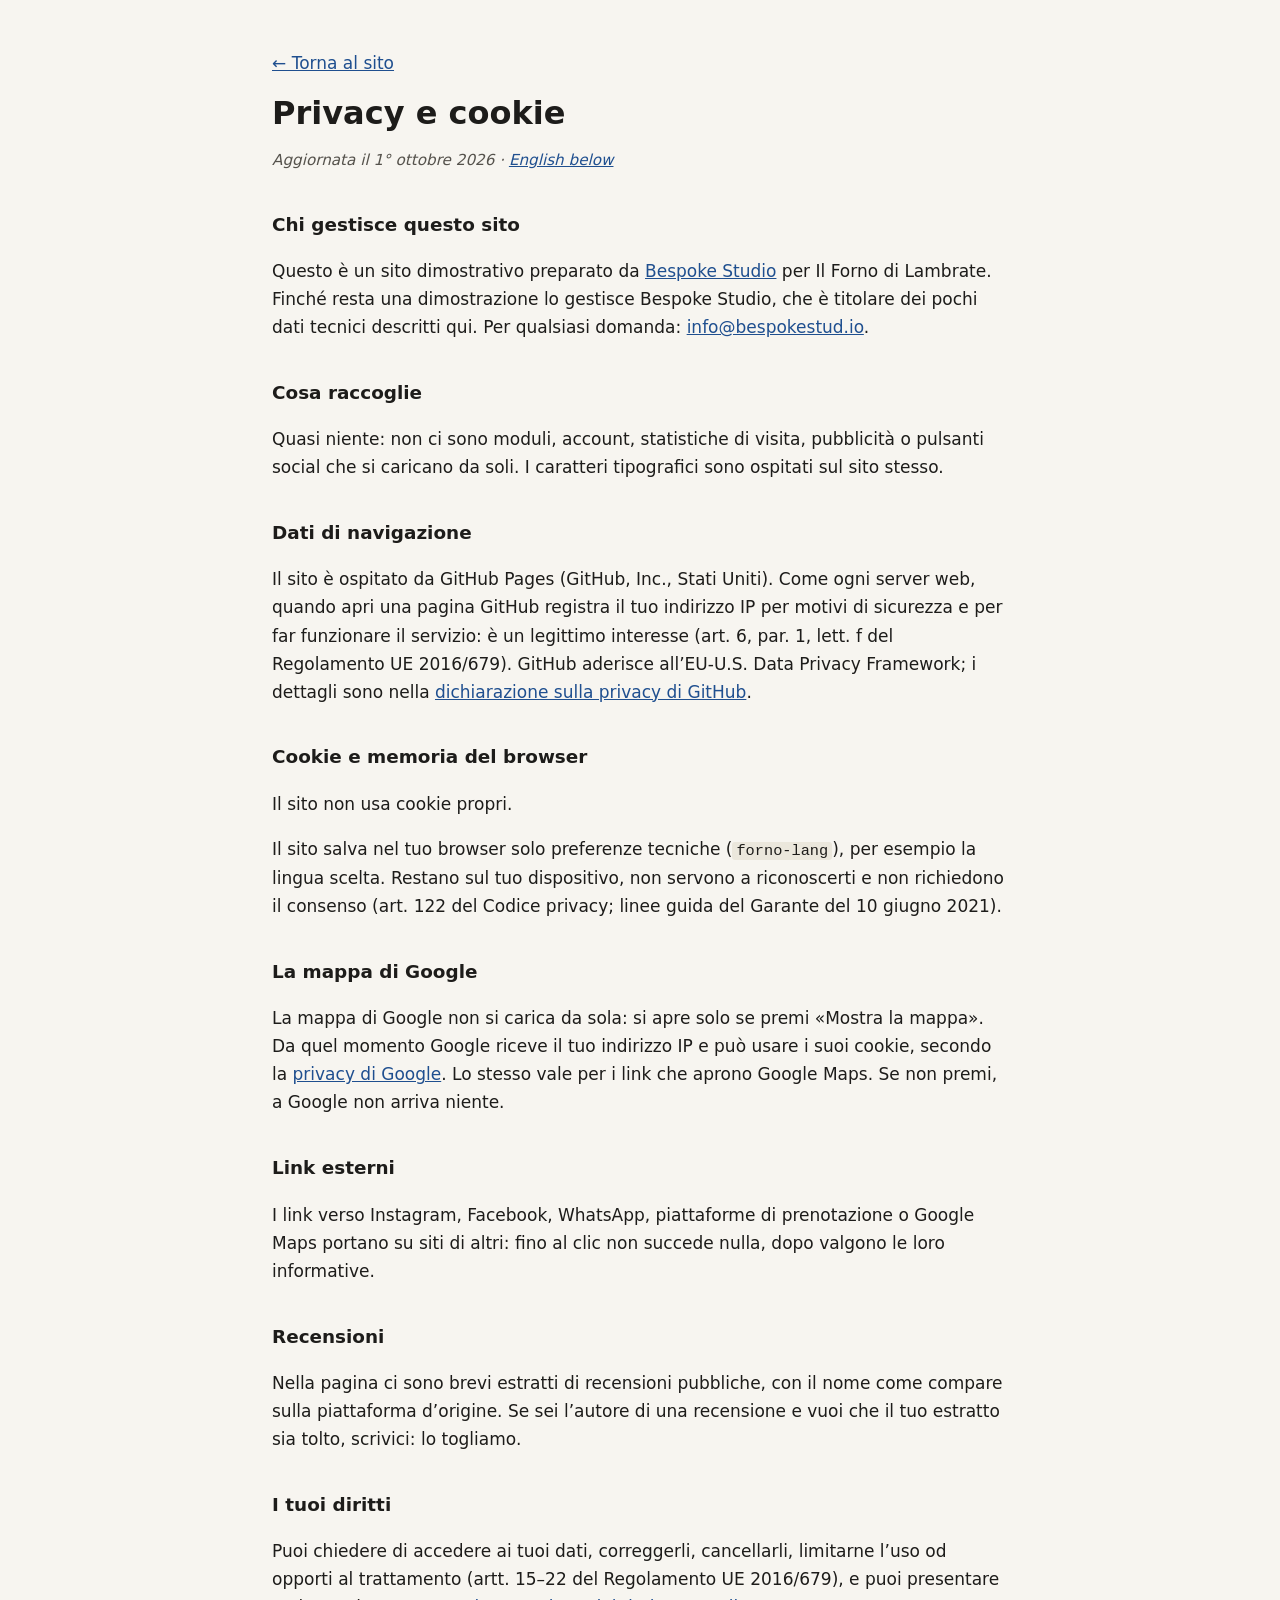
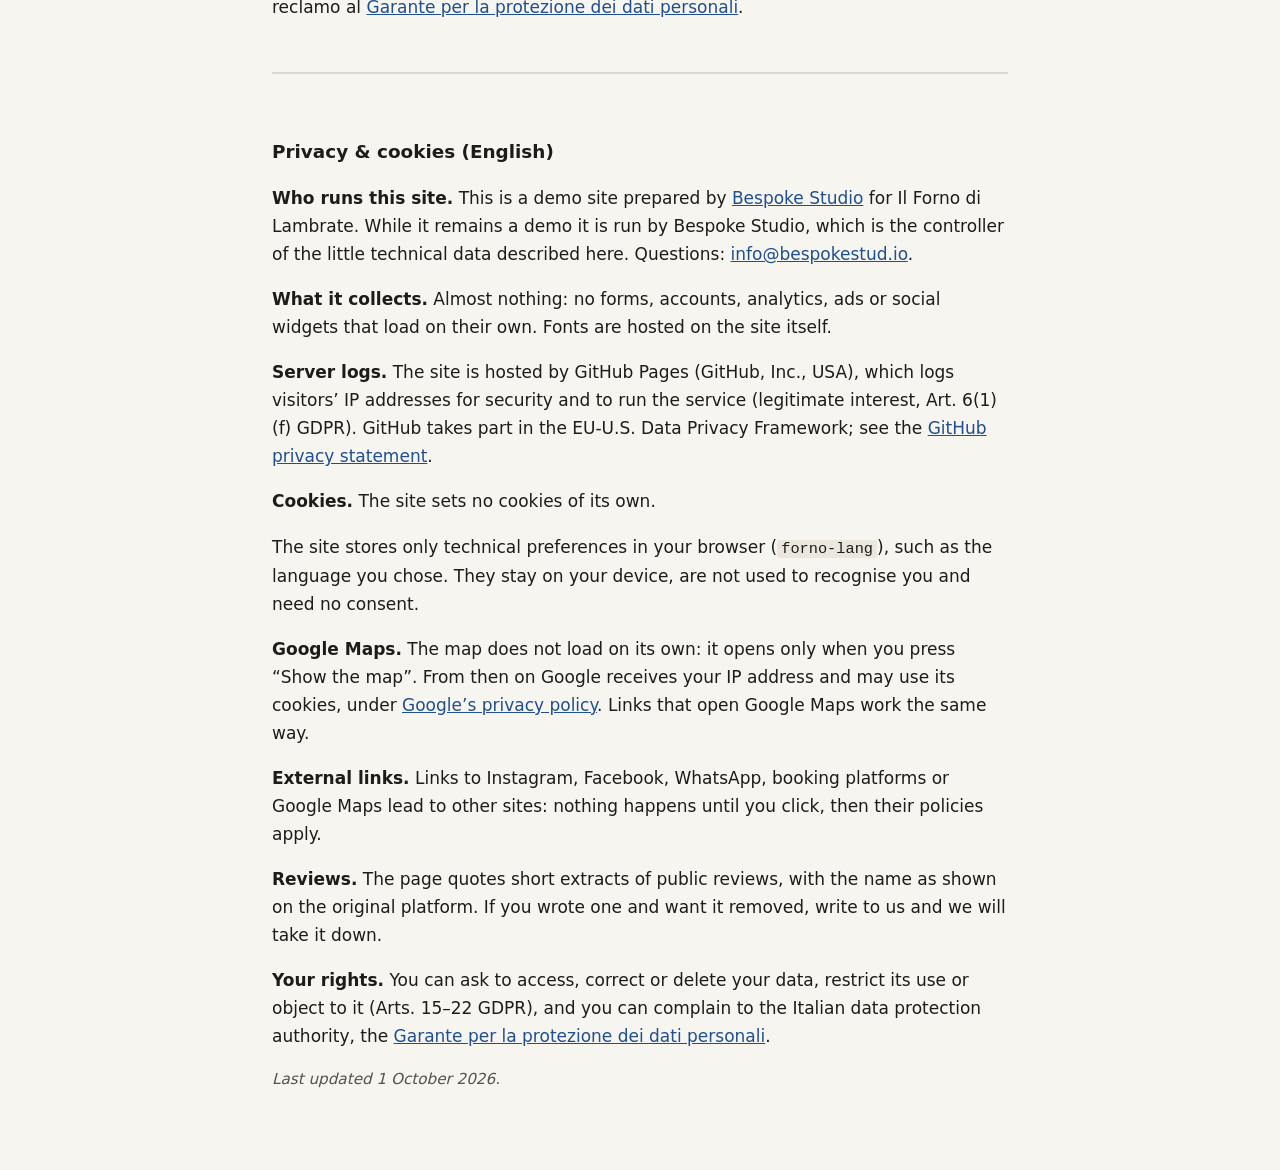
<file: privacy.html>
<!DOCTYPE html>
<html lang="it">
<head>
  <meta charset="UTF-8">
  <meta name="viewport" content="width=device-width, initial-scale=1.0">
  <meta name="robots" content="noindex">
  <title>Privacy e cookie · Il Forno di Lambrate</title>
  <meta name="description" content="Informativa privacy e cookie del sito Il Forno di Lambrate.">
  <style>
    body { margin: 0; background: #f7f5f0; color: #1d1c1a; font: 17px/1.65 system-ui, -apple-system, "Segoe UI", Roboto, sans-serif; }
    main { max-width: 46rem; margin: 0 auto; padding: 32px 20px 64px; }
    h1 { font-size: 2rem; line-height: 1.2; margin: 0.4em 0 0.2em; }
    h2 { font-size: 1.15rem; margin: 2em 0 0.4em; }
    a { color: #1f4f8f; }
    .data { color: #55524c; font-style: italic; font-size: 0.95rem; }
    .en { margin-top: 3em; padding-top: 1.5em; border-top: 2px solid #ddd8cc; }
    code { font-size: 0.9em; background: #ebe7dc; padding: 0 4px; border-radius: 3px; }
  </style>
</head>
<body>
<main>
  <p><a href="index.html">← Torna al sito</a></p>
  <h1>Privacy e cookie</h1>
  <p class="data">Aggiornata il 1° ottobre 2026 · <a href="#english" lang="en">English below</a></p>
  <h2>Chi gestisce questo sito</h2>
  <p>Questo è un sito dimostrativo preparato da <a href="https://bespokestud.io" rel="noopener">Bespoke Studio</a> per Il Forno di Lambrate. Finché resta una dimostrazione lo gestisce Bespoke Studio, che è titolare dei pochi dati tecnici descritti qui. Per qualsiasi domanda: <a href="mailto:info@bespokestud.io">info@bespokestud.io</a>.</p>
  <h2>Cosa raccoglie</h2>
  <p>Quasi niente: non ci sono moduli, account, statistiche di visita, pubblicità o pulsanti social che si caricano da soli. I caratteri tipografici sono ospitati sul sito stesso.</p>
  <h2>Dati di navigazione</h2>
  <p>Il sito è ospitato da GitHub Pages (GitHub, Inc., Stati Uniti). Come ogni server web, quando apri una pagina GitHub registra il tuo indirizzo IP per motivi di sicurezza e per far funzionare il servizio: è un legittimo interesse (art. 6, par. 1, lett. f del Regolamento UE 2016/679). GitHub aderisce all’EU-U.S. Data Privacy Framework; i dettagli sono nella <a href="https://docs.github.com/site-policy/privacy-policies/github-general-privacy-statement" rel="noopener">dichiarazione sulla privacy di GitHub</a>.</p>
  
  <h2>Cookie e memoria del browser</h2>
  <p>Il sito non usa cookie propri.</p>
  <p>Il sito salva nel tuo browser solo preferenze tecniche (<code>forno-lang</code>), per esempio la lingua scelta. Restano sul tuo dispositivo, non servono a riconoscerti e non richiedono il consenso (art. 122 del Codice privacy; linee guida del Garante del 10 giugno 2021).</p>
  <h2>La mappa di Google</h2>
  <p>La mappa di Google non si carica da sola: si apre solo se premi «Mostra la mappa». Da quel momento Google riceve il tuo indirizzo IP e può usare i suoi cookie, secondo la <a href="https://policies.google.com/privacy?hl=it" rel="noopener">privacy di Google</a>. Lo stesso vale per i link che aprono Google Maps. Se non premi, a Google non arriva niente.</p>
  <h2>Link esterni</h2>
  <p>I link verso Instagram, Facebook, WhatsApp, piattaforme di prenotazione o Google Maps portano su siti di altri: fino al clic non succede nulla, dopo valgono le loro informative.</p>
  <h2>Recensioni</h2>
  <p>Nella pagina ci sono brevi estratti di recensioni pubbliche, con il nome come compare sulla piattaforma d’origine. Se sei l’autore di una recensione e vuoi che il tuo estratto sia tolto, scrivici: lo togliamo.</p>
  <h2>I tuoi diritti</h2>
  <p>Puoi chiedere di accedere ai tuoi dati, correggerli, cancellarli, limitarne l’uso od opporti al trattamento (artt. 15–22 del Regolamento UE 2016/679), e puoi presentare reclamo al <a href="https://www.garanteprivacy.it" rel="noopener">Garante per la protezione dei dati personali</a>.</p>
  <div class="en" id="english" lang="en">
    <h2>Privacy &amp; cookies (English)</h2>
    <p><strong>Who runs this site.</strong> This is a demo site prepared by <a href="https://bespokestud.io" rel="noopener">Bespoke Studio</a> for Il Forno di Lambrate. While it remains a demo it is run by Bespoke Studio, which is the controller of the little technical data described here. Questions: <a href="mailto:info@bespokestud.io">info@bespokestud.io</a>.</p>
    <p><strong>What it collects.</strong> Almost nothing: no forms, accounts, analytics, ads or social widgets that load on their own. Fonts are hosted on the site itself.</p>
    <p><strong>Server logs.</strong> The site is hosted by GitHub Pages (GitHub, Inc., USA), which logs visitors’ IP addresses for security and to run the service (legitimate interest, Art. 6(1)(f) GDPR). GitHub takes part in the EU-U.S. Data Privacy Framework; see the <a href="https://docs.github.com/site-policy/privacy-policies/github-general-privacy-statement" rel="noopener">GitHub privacy statement</a>.</p>
    
    <p><strong>Cookies.</strong> The site sets no cookies of its own.</p>
    <p>The site stores only technical preferences in your browser (<code>forno-lang</code>), such as the language you chose. They stay on your device, are not used to recognise you and need no consent.</p>
    <p><strong>Google Maps.</strong> The map does not load on its own: it opens only when you press “Show the map”. From then on Google receives your IP address and may use its cookies, under <a href="https://policies.google.com/privacy?hl=en" rel="noopener">Google’s privacy policy</a>. Links that open Google Maps work the same way.</p>
    <p><strong>External links.</strong> Links to Instagram, Facebook, WhatsApp, booking platforms or Google Maps lead to other sites: nothing happens until you click, then their policies apply.</p>
    <p><strong>Reviews.</strong> The page quotes short extracts of public reviews, with the name as shown on the original platform. If you wrote one and want it removed, write to us and we will take it down.</p>
    <p><strong>Your rights.</strong> You can ask to access, correct or delete your data, restrict its use or object to it (Arts. 15–22 GDPR), and you can complain to the Italian data protection authority, the <a href="https://www.garanteprivacy.it" rel="noopener">Garante per la protezione dei dati personali</a>.</p>
    <p class="data">Last updated 1 October 2026.</p>
  </div>
</main>
</body>
</html>
</file>
